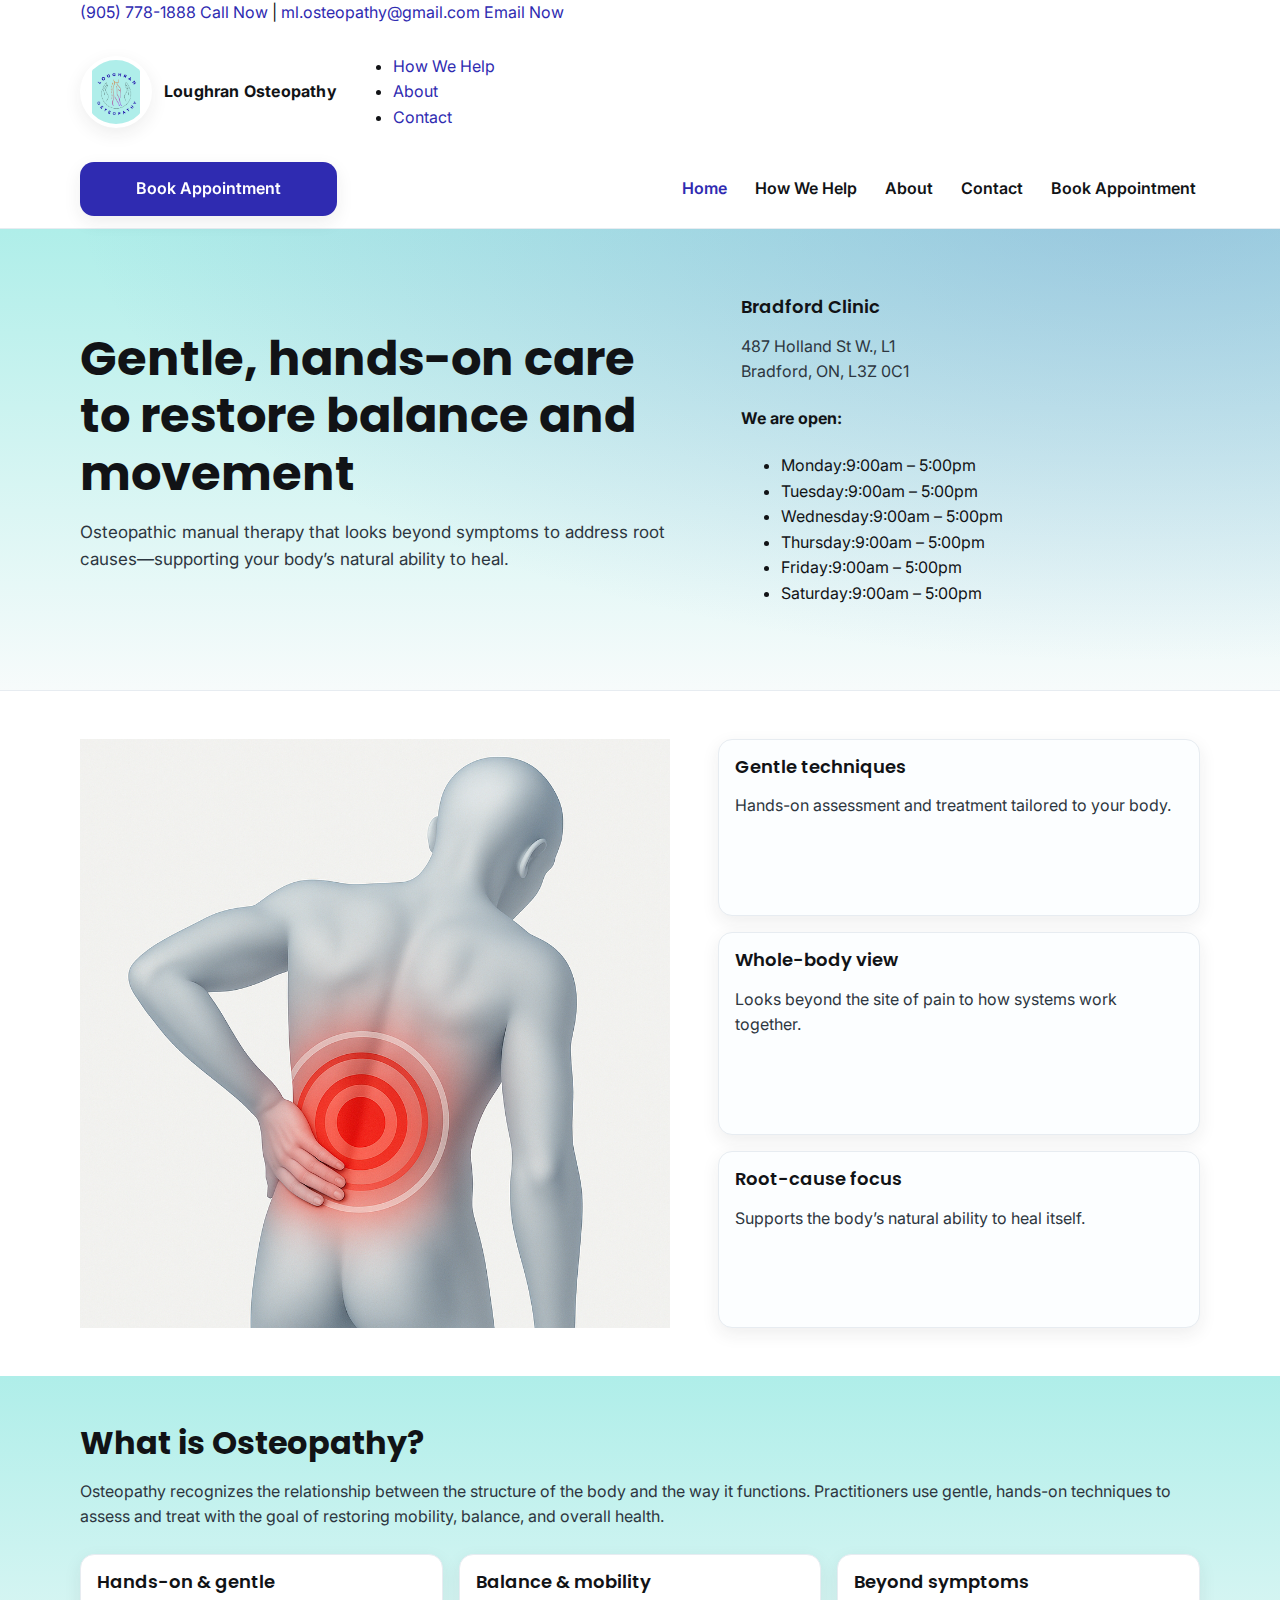
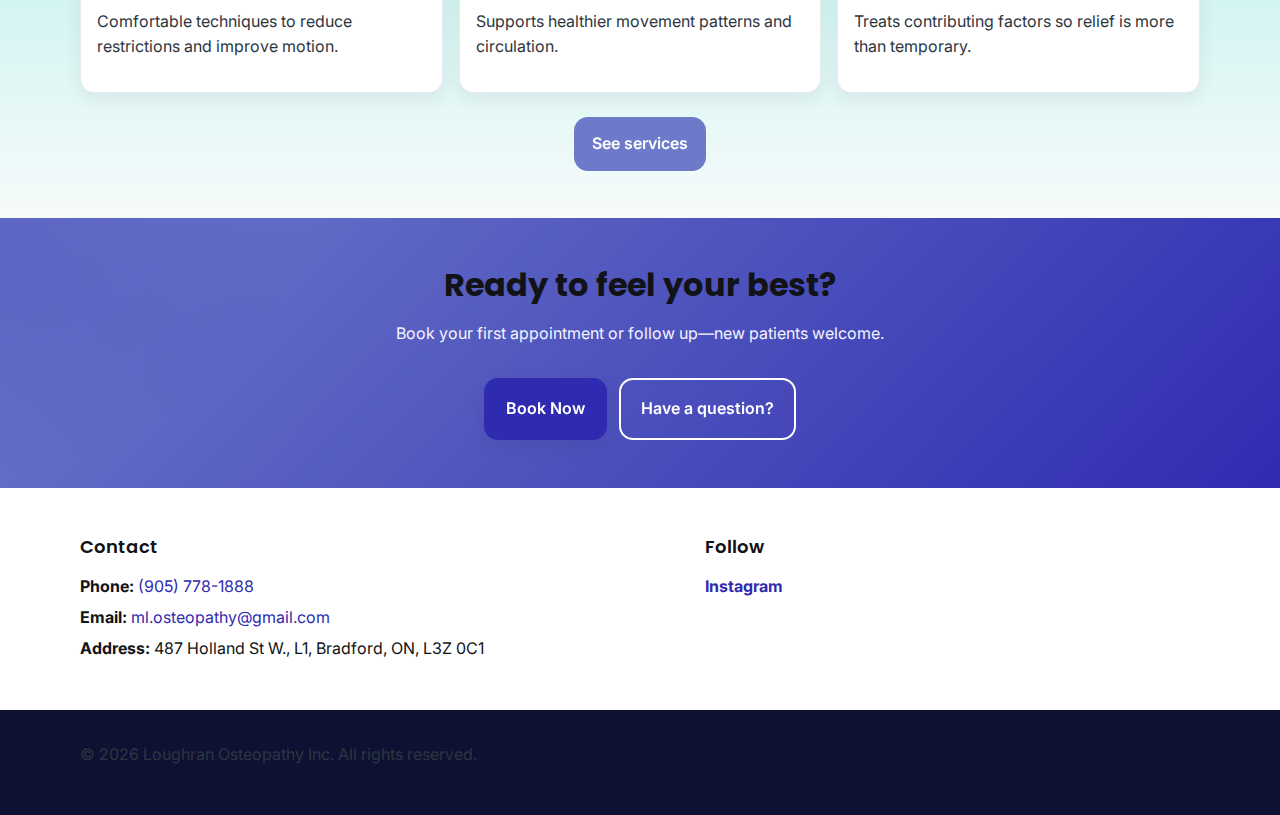
<file: index.html>
<!DOCTYPE html>
<html lang="en">
<head>
  <meta charset="utf-8" />
  <meta name="viewport" content="width=device-width, initial-scale=1" />
  <title>Loughran Osteopathy | Osteopathic Manual Therapy in Bradford, ON</title>
  <meta name="description" content="Loughran Osteopathy provides gentle, hands-on osteopathic manual therapy in Bradford, Ontario. Book with Maria-Laura Loughran, OSTCAN certified." />

  <!-- Fonts -->
  <link rel="preconnect" href="https://fonts.gstatic.com" crossorigin>
  <link href="https://fonts.googleapis.com/css2?family=Poppins:wght@300;400;600;700&family=Inter:wght@300;400;600&display=swap" rel="stylesheet">

  <!-- Styles -->
  <link rel="stylesheet" href="style.css" />

  <!-- Favicon -->
  <link rel="icon" href="Images/favicon-circle.png" />
</head>
<body class="home">
  <a class="skip-link" href="#main">Skip to content</a>

  <!-- Header / Navigation -->
  <header class="site-header">
    <div class="topbar">
      <div class="container topbar-inner">
        <a class="topbar-link" href="tel:+19057781888">
          <span class="topbar-full">(905) 778-1888</span>
          <span class="topbar-short">Call Now</span>
        </a>
        <span class="topbar-sep" aria-hidden="true">|</span>
        <a class="topbar-link" href="mailto:ml.osteopathy@gmail.com">
          <span class="topbar-full">ml.osteopathy@gmail.com</span>
          <span class="topbar-short">Email Now</span>
        </a>
      </div>
    </div>
    <div class="container header-inner">
      <a class="brand" href="index.html" aria-label="Loughran Osteopathy home">
        <img src="Images/Logo.png" alt="Loughran Osteopathy logo" class="brand-logo" />
        <span class="brand-text">Loughran Osteopathy</span>
      </a>

      <nav class="site-nav-inline" role="navigation" aria-label="Main navigation">
        <ul>
          <li><a href="services.html">How We Help</a></li>
          <li><a href="about.html">About</a></li>
          <li><a href="contact.html">Contact</a></li>
        </ul>
      </nav>

      <a class="btn btn-primary btn-book" href="booking.html">Book Appointment</a>

      <button id="menuToggle" class="nav-toggle" aria-expanded="false" aria-controls="siteNav" aria-label="Toggle navigation">
        <span class="bar"></span><span class="bar"></span><span class="bar"></span>
      </button>

      <nav id="siteNav" class="site-nav" role="navigation" aria-label="Mobile navigation">
        <ul>
          <li><a href="index.html" aria-current="page">Home</a></li>
          <li><a href="services.html">How We Help</a></li>
          <li><a href="about.html">About</a></li>
          <li><a href="contact.html">Contact</a></li>
          <li><a href="booking.html">Book Appointment</a></li>
        </ul>
      </nav>
    </div>
  </header>

  <main id="main">
    <!-- Hero -->
    <section class="hero">
      <div class="container hero-grid">
        <!-- LEFT: existing copy -->
        <div class="hero-copy">
          <h1>Gentle, hands-on care to restore balance and movement</h1>
          <p>Osteopathic manual therapy that looks beyond symptoms to address root causes—supporting your body’s natural ability to heal.</p>
        </div>

        <!-- RIGHT: single Bradford panel -->
        <aside class="info-card info-right">
          <h3 class="info-title">Bradford Clinic</h3>
          <p class="info-address">
            487 Holland St W., L1<br>
            Bradford, ON, L3Z 0C1
          </p>
          <h4 class="info-sub">We are open:</h4>
          <ul class="info-hours">
            <li><span class="day">Monday:</span><span class="time">9:00am – 5:00pm</span></li>
            <li><span class="day">Tuesday:</span><span class="time">9:00am – 5:00pm</span></li>
            <li><span class="day">Wednesday:</span><span class="time">9:00am – 5:00pm</span></li>
            <li><span class="day">Thursday:</span><span class="time">9:00am – 5:00pm</span></li>
            <li><span class="day">Friday:</span><span class="time">9:00am – 5:00pm</span></li>
            <li><span class="day">Saturday:</span><span class="time">9:00am – 5:00pm</span></li>
          </ul>
        </aside>
      </div>
    </section>

    <!-- About Preview -->
    <section class="about-preview" id="about">
      <div class="container split">
        <div class="about-image">
          <img src="Images/Backpain.png" alt="Back pain relief assessment and treatment" />
        </div>

        <ul class="list-cards">
          <li>
            <h3>Gentle techniques</h3>
            <p>Hands-on assessment and treatment tailored to your body.</p>
          </li>
          <li>
            <h3>Whole-body view</h3>
            <p>Looks beyond the site of pain to how systems work together.</p>
          </li>
          <li>
            <h3>Root-cause focus</h3>
            <p>Supports the body’s natural ability to heal itself.</p>
          </li>
        </ul>
      </div>
    </section>

    <!-- What is Osteopathy -->
    <section class="what-is" id="services">
      <div class="container">
        <h2>What is Osteopathy?</h2>
        <p>Osteopathy recognizes the relationship between the structure of the body and the way it functions. Practitioners use gentle, hands-on techniques to assess and treat with the goal of restoring mobility, balance, and overall health.</p>
        <div class="feature-grid">
          <article class="feature">
            <h3>Hands-on &amp; gentle</h3>
            <p>Comfortable techniques to reduce restrictions and improve motion.</p>
          </article>
          <article class="feature">
            <h3>Balance &amp; mobility</h3>
            <p>Supports healthier movement patterns and circulation.</p>
          </article>
          <article class="feature">
            <h3>Beyond symptoms</h3>
            <p>Treats contributing factors so relief is more than temporary.</p>
          </article>
        </div>
        <div class="center">
          <a href="services.html" class="btn btn-secondary">See services</a>
        </div>
      </div>
    </section>

    <!-- Callout / CTA -->
    <section class="cta-banner" id="booking">
      <div class="container cta-inner">
        <h2>Ready to feel your best?</h2>
        <p>Book your first appointment or follow up—new patients welcome.</p>
        <div class="cta-actions">
          <a href="booking.html" class="btn btn-primary btn-lg">Book Now</a>
          <a href="contact.html" class="btn btn-outline btn-lg">Have a question?</a>
        </div>
      </div>
    </section>

    <!-- Contact Strip -->
    <section class="contact-strip" id="contact">
      <div class="container contact-grid">
        <div>
          <h3>Contact</h3>
          <ul class="contact-list">
            <li><strong>Phone:</strong> <a href="tel:+19057781888">(905) 778-1888</a></li>
            <li><strong>Email:</strong> <a href="mailto:ml.osteopathy@gmail.com">ml.osteopathy@gmail.com</a></li>
            <li><strong>Address:</strong> 487 Holland St W., L1, Bradford, ON, L3Z 0C1</li>
          </ul>
        </div>
        <div>
          <h3>Follow</h3>
          <p>
            <a class="social" href="https://www.instagram.com/loughran.osteopathy" target="_blank" rel="noopener">Instagram</a>
          </p>
        </div>
      </div>
    </section>
  </main>

  <footer class="site-footer">
  <div class="container footer-inner">
    <p>&copy; 2026 Loughran Osteopathy Inc. All rights reserved.</p>
  </div>
</footer>

  <!-- LocalBusiness structured data -->
  <script type="application/ld+json">
  {
    "@context": "https://schema.org",
    "@type": "LocalBusiness",
    "name": "Loughran Osteopathy",
    "image": "https://example.com/Images/Logo.png",
    "telephone": "+1-905-778-1888",
    "email": "ml.osteopathy@gmail.com",
    "address": {
      "@type": "PostalAddress",
      "streetAddress": "487 Holland St W., L1",
      "addressLocality": "Bradford",
      "addressRegion": "ON",
      "postalCode": "L3Z 0C1",
      "addressCountry": "CA"
    },
    "sameAs": ["https://www.instagram.com/loughran.osteopathy"]
  }
  </script>

  <!-- Scripts -->
  <script src="script.js" defer></script>
</body>
</html>
</file>
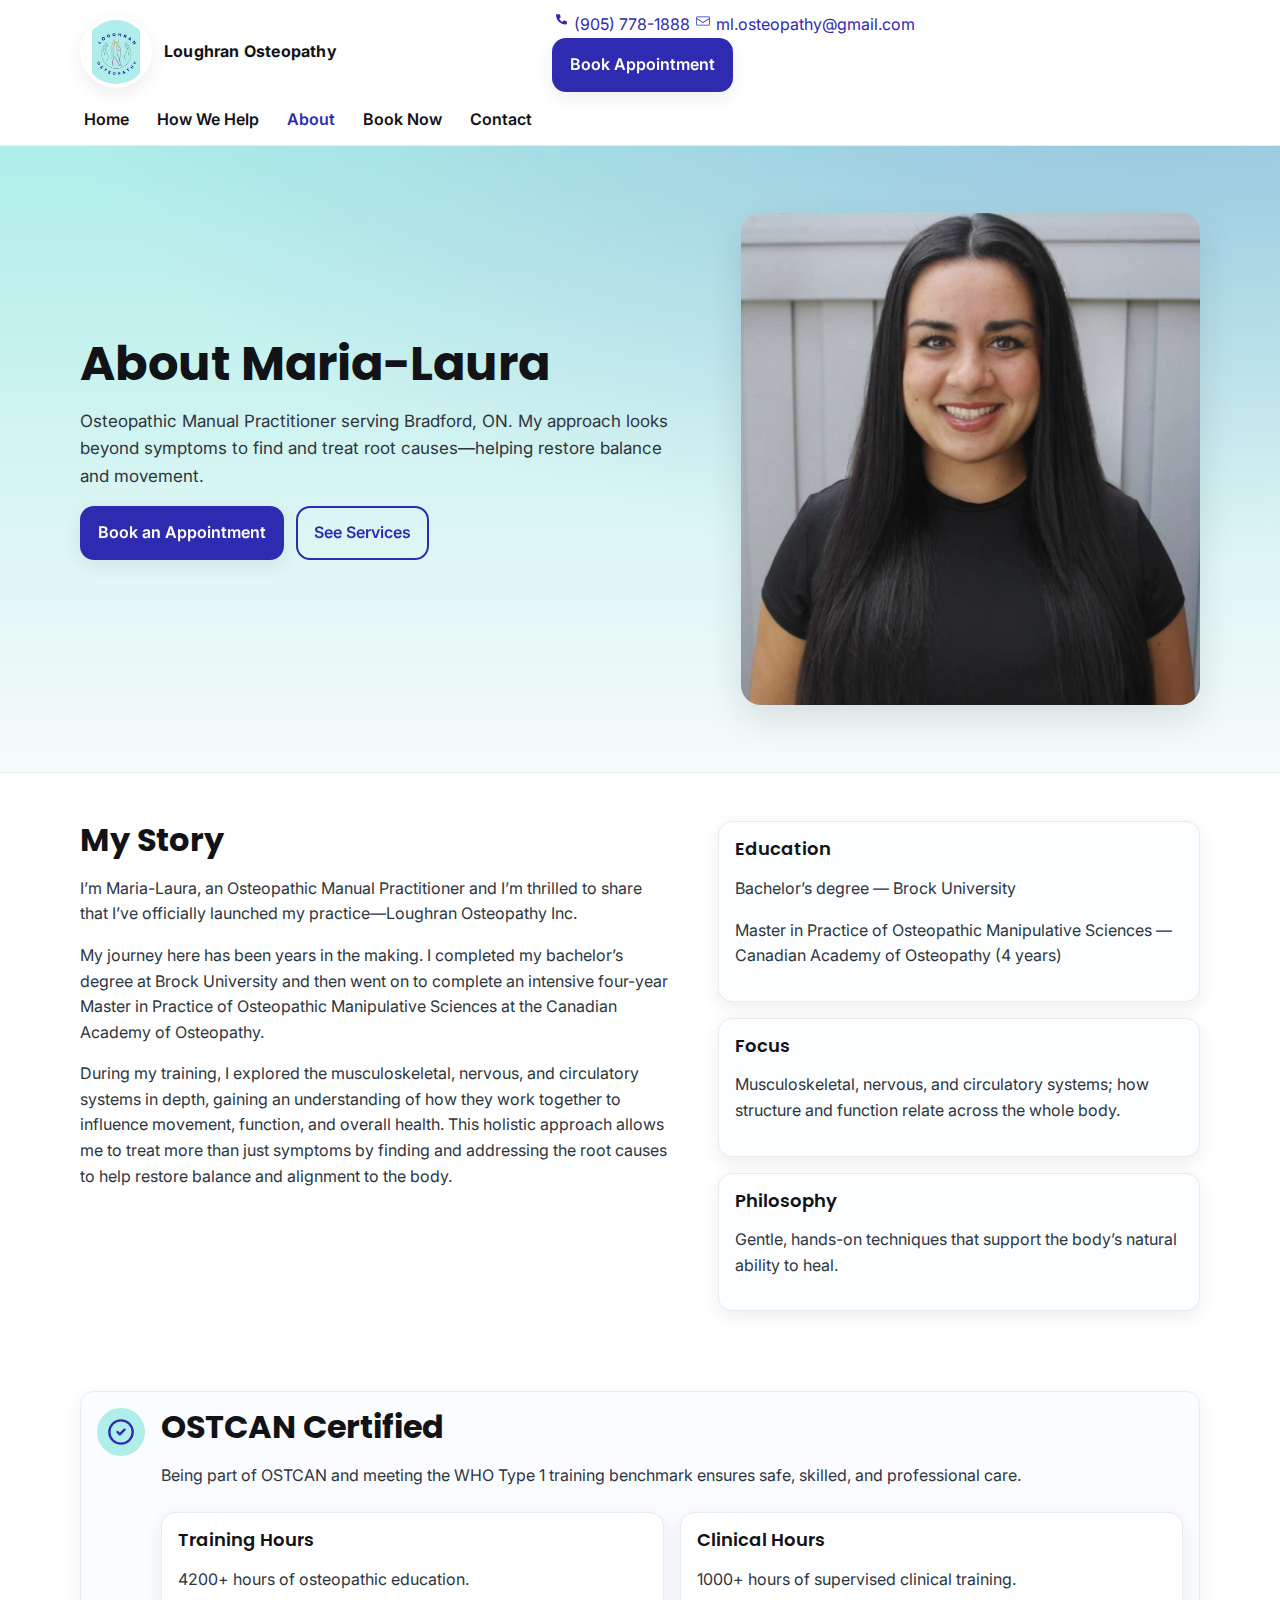
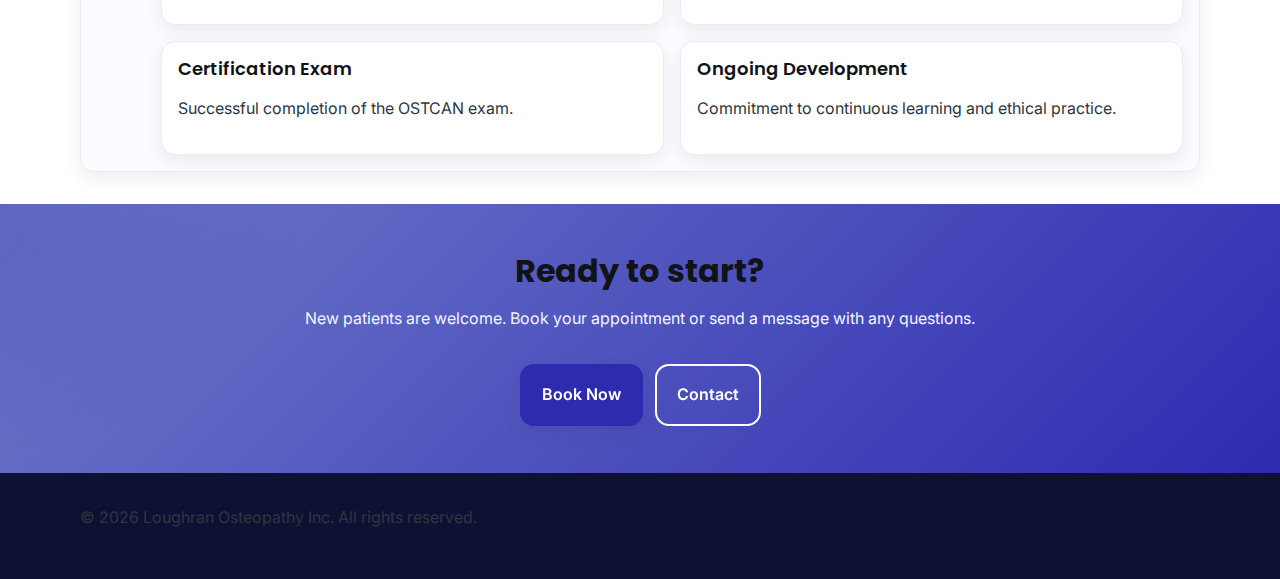
<file: about.html>
<!DOCTYPE html>
<html lang="en">
<head>
  <meta charset="utf-8" />
  <meta name="viewport" content="width=device-width, initial-scale=1" />
  <title>About | Loughran Osteopathy</title>
  <meta name="description" content="Learn about Maria-Laura Loughran, an OSTCAN certified Osteopathic Manual Practitioner serving Bradford, ON." />

  <!-- Fonts -->
  <link rel="preconnect" href="https://fonts.gstatic.com" crossorigin>
  <link href="https://fonts.googleapis.com/css2?family=Poppins:wght@300;400;600;700&family=Inter:wght@300;400;600&display=swap" rel="stylesheet">

  <!-- Styles -->
  <link rel="stylesheet" href="style.css" />

  <!-- Favicon -->
  <link rel="icon" href="Images/Logo.png" />
</head>
<body>
  <a class="skip-link" href="#main">Skip to content</a>

  <!-- Header / Navigation -->
  <header class="site-header">
    <div class="container header-inner">

      <!-- 1) LEFT: brand -->
      <a class="brand" href="index.html" aria-label="Loughran Osteopathy home">
        <img src="Images/Logo.png" alt="Loughran Osteopathy logo" class="brand-logo" />
        <span class="brand-text">Loughran Osteopathy</span>
      </a>

      <!-- quickbar: contact info + booking button -->
      <div class="quickbar" role="group" aria-label="Quick actions">
        <div class="contact-stack">
          <a class="contact-line" href="tel:+19057781888">
            <span class="contact-icon" aria-hidden="true"><svg viewBox="0 0 24 24" width="18" height="18" role="img" focusable="false" aria-hidden="true"><path d="M6.6 3.5c.3-.3.7-.5 1.1-.5h2.1c.5 0 .9.3 1 .8l.7 3c.1.4 0 .8-.4 1l-1.5 1.1c1 1.9 2.5 3.4 4.4 4.4l1.1-1.5c.2-.3.6-.5 1-.4l3 .7c.5.1.8.5.8 1v2.1c0 .4-.2.8-.5 1.1-.3.3-.7.5-1.1.5-7.2 0-13-5.8-13-13 0-.4.2-.8.5-1.1z" fill="currentColor"></path></svg></span>
            (905) 778-1888
          </a>
          <a class="contact-line" href="mailto:ml.osteopathy@gmail.com">
            <span class="contact-icon" aria-hidden="true"><svg viewBox="0 0 24 24" width="18" height="18" role="img" focusable="false" aria-hidden="true"><path d="M4 6h16c.6 0 1 .4 1 1v10c0 .6-.4 1-1 1H4c-.6 0-1-.4-1-1V7c0-.6.4-1 1-1zm0 2.2 8 5 8-5V7H4v1.2zm16 8.8V9.7l-7.5 4.7c-.3.2-.7.2-1 0L4 9.7V17h16z" fill="currentColor"></path></svg></span>
            ml.osteopathy@gmail.com
          </a>
        </div>
        <a class="btn btn-primary btn-book" href="booking.html">Book Appointment</a>
      </div>

      <!-- 4) FAR RIGHT: hamburger -->
      <button id="menuToggle" class="nav-toggle" aria-expanded="false" aria-controls="siteNav" aria-label="Toggle navigation">
        <span class="bar"></span><span class="bar"></span><span class="bar"></span>
      </button>

      <!-- Drawer menu -->
      <nav id="siteNav" class="site-nav" role="navigation">
        <ul>
          <li><a href="index.html">Home</a></li>
          <li><a href="services.html">How We Help</a></li>
          <li><a href="about.html" aria-current="page">About</a></li>
          <li><a href="booking.html">Book Now</a></li>
          <li><a href="contact.html">Contact</a></li>
        </ul>
      </nav>
    </div>
  </header>

  <main id="main">
    <!-- Page Hero -->
    <section class="hero">
      <div class="container hero-grid">
        <div class="hero-copy">
          <h1>About Maria-Laura</h1>
          <p>Osteopathic Manual Practitioner serving Bradford, ON. My approach looks beyond symptoms to find and treat root causes—helping restore balance and movement.</p>
          <div class="hero-ctas">
            <a href="booking.html" class="btn btn-primary">Book an Appointment</a>
            <a href="services.html" class="btn btn-outline">See Services</a>
          </div>
        </div>
        <div class="hero-media">
          <img src="Images/Profile.jpg" alt="Maria-Laura Loughran, Osteopathic Manual Practitioner" class="hero-photo" />
        </div>
      </div>
    </section>

    <!-- Biography -->
    <section class="about-preview">
      <div class="container split">
        <div>
          <h2>My Story</h2>
          <p>I’m Maria-Laura, an Osteopathic Manual Practitioner and I’m thrilled to share that I’ve officially launched my practice—Loughran Osteopathy Inc.</p>
          <p>My journey here has been years in the making. I completed my bachelor’s degree at Brock University and then went on to complete an intensive four-year Master in Practice of Osteopathic Manipulative Sciences at the Canadian Academy of Osteopathy.</p>
          <p>During my training, I explored the musculoskeletal, nervous, and circulatory systems in depth, gaining an understanding of how they work together to influence movement, function, and overall health. This holistic approach allows me to treat more than just symptoms by finding and addressing the root causes to help restore balance and alignment to the body.</p>
        </div>

        <ul class="list-cards">
          <li>
            <h3>Education</h3>
            <p>Bachelor’s degree — Brock University</p>
            <p>Master in Practice of Osteopathic Manipulative Sciences — Canadian Academy of Osteopathy (4 years)</p>
          </li>
          <li>
            <h3>Focus</h3>
            <p>Musculoskeletal, nervous, and circulatory systems; how structure and function relate across the whole body.</p>
          </li>
          <li>
            <h3>Philosophy</h3>
            <p>Gentle, hands-on techniques that support the body’s natural ability to heal.</p>
          </li>
        </ul>
      </div>
    </section>

    <!-- OSTCAN Certification -->
    <section class="trust">
      <div class="container">
        <div class="trust-badge">
          <div class="icon-circle" aria-hidden="true">
            <svg viewBox="0 0 24 24" width="28" height="28" role="img" aria-label="Certified">
              <path d="M9 12l2 2 4-4" fill="none" stroke="currentColor" stroke-width="2" stroke-linecap="round" stroke-linejoin="round"></path>
              <circle cx="12" cy="12" r="10" fill="none" stroke="currentColor" stroke-width="2"></circle>
            </svg>
          </div>
          <div>
            <h2>OSTCAN Certified</h2>
            <p>Being part of OSTCAN and meeting the WHO Type 1 training benchmark ensures safe, skilled, and professional care.</p>
            <div class="feature-grid" style="grid-template-columns: repeat(2, 1fr);">
              <article class="feature">
                <h3>Training Hours</h3>
                <p>4200+ hours of osteopathic education.</p>
              </article>
              <article class="feature">
                <h3>Clinical Hours</h3>
                <p>1000+ hours of supervised clinical training.</p>
              </article>
              <article class="feature">
                <h3>Certification Exam</h3>
                <p>Successful completion of the OSTCAN exam.</p>
              </article>
              <article class="feature">
                <h3>Ongoing Development</h3>
                <p>Commitment to continuous learning and ethical practice.</p>
              </article>
            </div>
          </div>
        </div>
      </div>
    </section>
    <!-- CTA -->
    <section class="cta-banner">
      <div class="container cta-inner">
        <h2>Ready to start?</h2>
        <p>New patients are welcome. Book your appointment or send a message with any questions.</p>
        <div class="cta-actions">
          <a href="booking.html" class="btn btn-primary btn-lg">Book Now</a>
          <a href="contact.html" class="btn btn-outline btn-lg">Contact</a>
        </div>
      </div>
    </section>
  </main>

  <footer class="site-footer">
  <div class="container footer-inner">
    <p>&copy; 2026 Loughran Osteopathy Inc. All rights reserved.</p>
  </div>
</footer>

  <!-- Optional: Person structured data -->
  <script type="application/ld+json">
  {
    "@context":"https://schema.org",
    "@type":"Person",
    "name":"Maria-Laura Loughran",
    "jobTitle":"Osteopathic Manual Practitioner",
    "worksFor":{
      "@type":"LocalBusiness",
      "name":"Loughran Osteopathy",
      "address":{
        "@type":"PostalAddress",
        "streetAddress":"487 Holland St W., L1",
        "addressLocality":"Bradford",
        "addressRegion":"ON",
        "postalCode":"L3Z 0C1",
        "addressCountry":"CA"
      },
      "telephone":"+1-905-778-1888",
      "email":"ml.osteopathy@gmail.com",
      "sameAs":["https://www.instagram.com/loughran.osteopathy"]
    },
    "image":"Images/Profile.jpg"
  }
  </script>

  <script src="script.js" defer></script>
  <script>
    // current year in footer
    document.getElementById('year').textContent = new Date().getFullYear();
  </script>
</body>
</html>
</file>
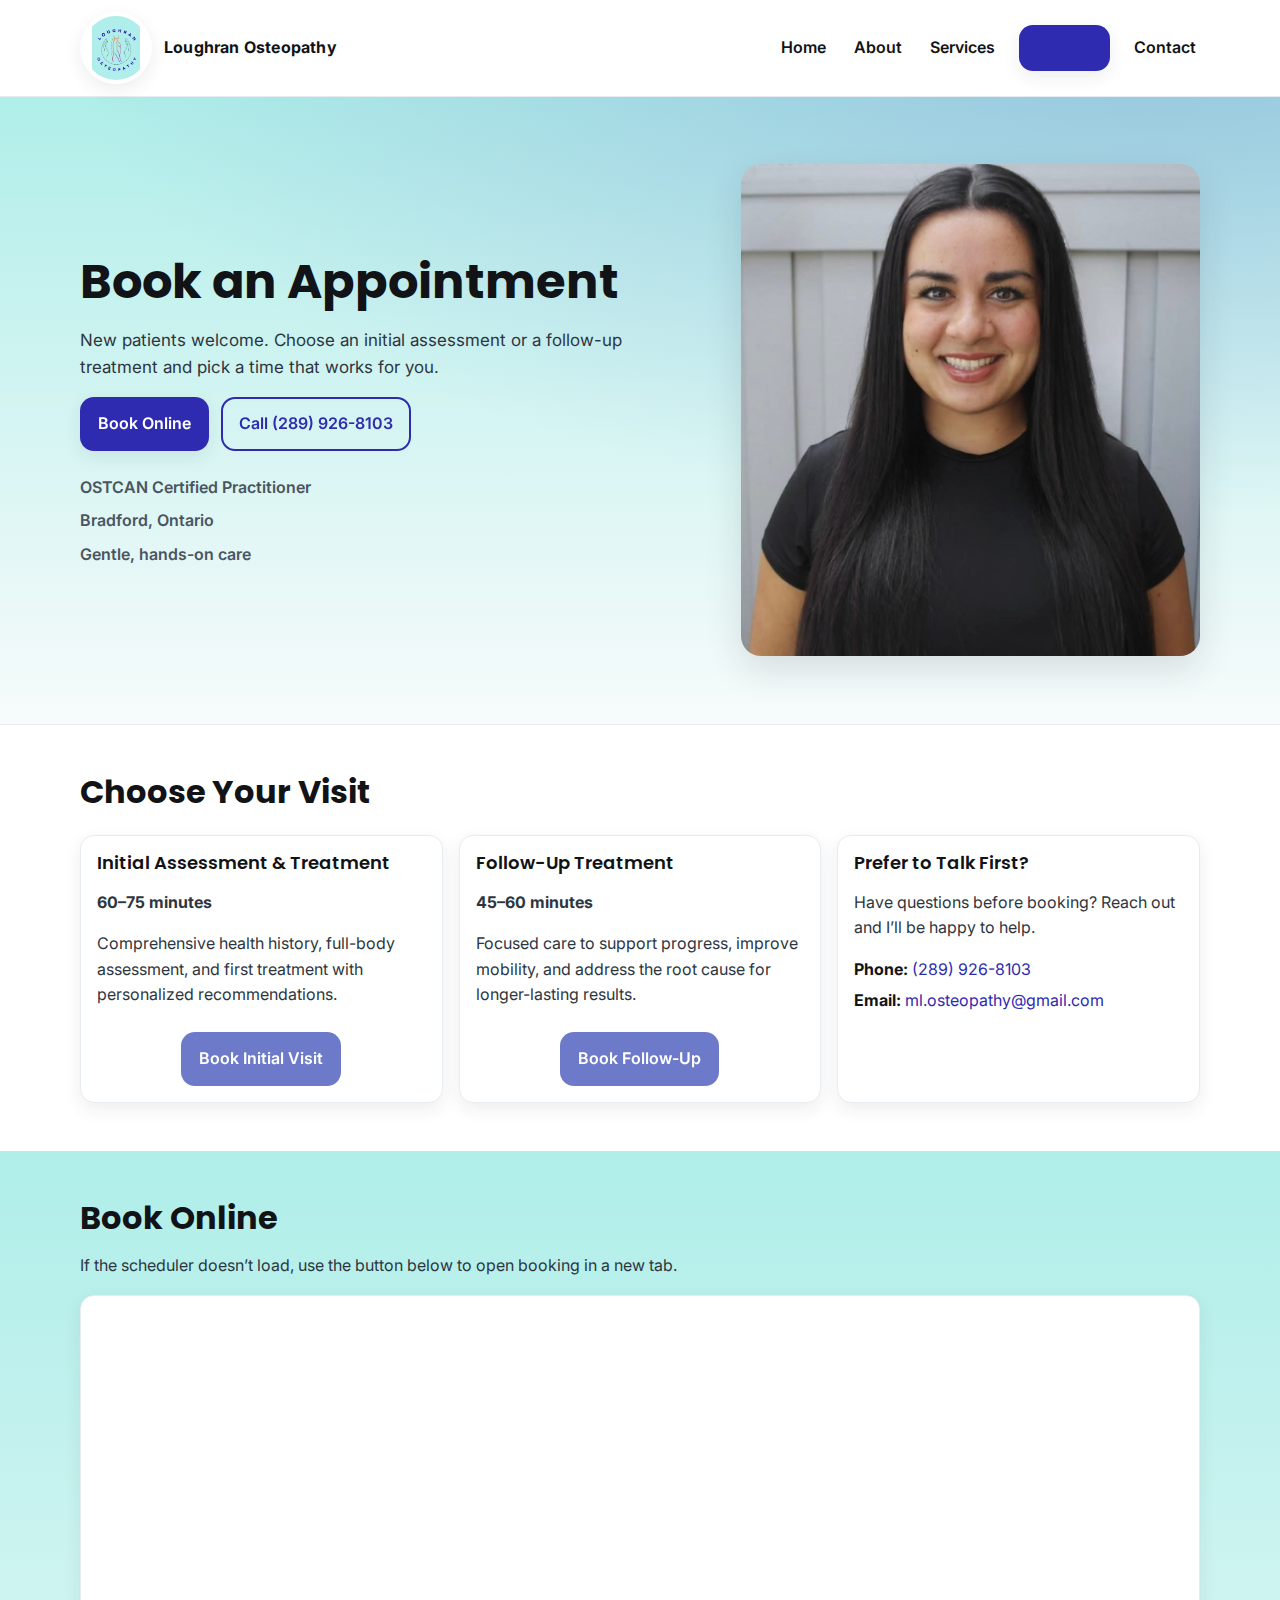
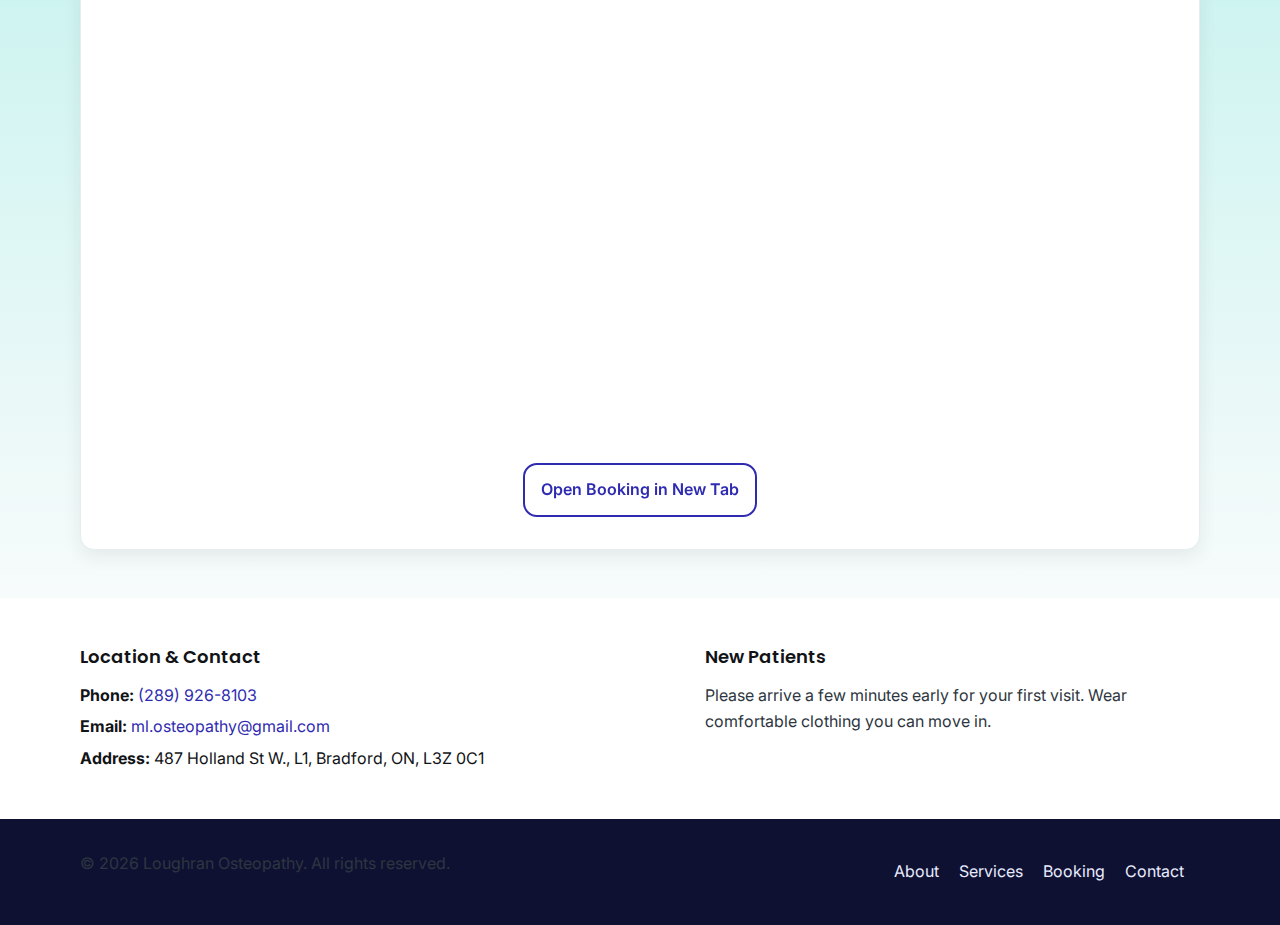
<file: booking.html>
<!DOCTYPE html>
<html lang="en">
<head>
  <meta charset="utf-8" />
  <meta name="viewport" content="width=device-width, initial-scale=1" />
  <title>Book an Appointment | Loughran Osteopathy</title>
  <meta name="description" content="Book an appointment with Loughran Osteopathy in Bradford, ON. New patients welcome for initial assessments and follow-up treatments." />

  <!-- Fonts -->
  <link rel="preconnect" href="https://fonts.gstatic.com" crossorigin>
  <link href="https://fonts.googleapis.com/css2?family=Poppins:wght@300;400;600;700&family=Inter:wght@300;400;600&display=swap" rel="stylesheet">

  <!-- Styles (same folder) -->
  <link rel="stylesheet" href="style.css" />

  <!-- Favicon -->
  <link rel="icon" href="Images/Logo.png" />
</head>
<body>
  <a class="skip-link" href="#main">Skip to content</a>

  <!-- Header / Navigation -->
  <header class="site-header">
    <div class="container header-inner">
      <a class="brand" href="index.html" aria-label="Loughran Osteopathy home">
        <img src="Images/Logo.png" alt="Loughran Osteopathy logo" class="brand-logo" />
        <span class="brand-text">Loughran Osteopathy</span>
      </a>

      <button id="menuToggle" class="nav-toggle" aria-expanded="false" aria-controls="siteNav" aria-label="Toggle navigation">
        <span class="bar"></span><span class="bar"></span><span class="bar"></span>
      </button>

      <nav id="siteNav" class="site-nav" role="navigation">
        <ul>
          <li><a href="index.html">Home</a></li>
          <li><a href="about.html">About</a></li>
          <li><a href="services.html">Services</a></li>
          <li><a href="booking.html" class="btn btn-primary" aria-current="page">Book Now</a></li>
          <li><a href="contact.html">Contact</a></li>
        </ul>
      </nav>
    </div>
  </header>

  <main id="main">
    <!-- Page Hero -->
    <section class="hero">
      <div class="container hero-grid">
        <div class="hero-copy">
          <h1>Book an Appointment</h1>
          <p>New patients welcome. Choose an initial assessment or a follow-up treatment and pick a time that works for you.</p>
          <div class="hero-ctas">
            <a href="#scheduler" class="btn btn-primary">Book Online</a>
            <a href="tel:+12899268103" class="btn btn-outline">Call (289) 926-8103</a>
          </div>
          <ul class="hero-highlights">
            <li>OSTCAN Certified Practitioner</li>
            <li>Bradford, Ontario</li>
            <li>Gentle, hands-on care</li>
          </ul>
        </div>
        <div class="hero-media">
          <img src="Images/Profile.jpg" alt="Booking with Loughran Osteopathy" class="hero-photo" />
        </div>
      </div>
    </section>

    <!-- Booking Options -->
    <section class="about-preview" id="options">
      <div class="container">
        <h2>Choose Your Visit</h2>
        <div class="feature-grid">
          <article class="feature">
            <h3>Initial Assessment &amp; Treatment</h3>
            <p><strong>60–75 minutes</strong></p>
            <p>Comprehensive health history, full-body assessment, and first treatment with personalized recommendations.</p>
            <div class="center">
              <a href="#scheduler" class="btn btn-secondary">Book Initial Visit</a>
            </div>
          </article>

          <article class="feature">
            <h3>Follow-Up Treatment</h3>
            <p><strong>45–60 minutes</strong></p>
            <p>Focused care to support progress, improve mobility, and address the root cause for longer-lasting results.</p>
            <div class="center">
              <a href="#scheduler" class="btn btn-secondary">Book Follow-Up</a>
            </div>
          </article>

          <article class="feature">
            <h3>Prefer to Talk First?</h3>
            <p>Have questions before booking? Reach out and I’ll be happy to help.</p>
            <ul class="contact-list">
              <li><strong>Phone:</strong> <a href="tel:+12899268103">(289) 926-8103</a></li>
              <li><strong>Email:</strong> <a href="mailto:ml.osteopathy@gmail.com">ml.osteopathy@gmail.com</a></li>
            </ul>
          </article>
        </div>
      </div>
    </section>

    <!-- Online Scheduler Embed -->
    <section class="what-is" id="scheduler" aria-label="Online booking">
      <div class="container">
        <h2>Book Online</h2>
        <p>If the scheduler doesn’t load, use the button below to open booking in a new tab.</p>
        <div class="feature">
          <!-- Replace the URL below with your scheduler (e.g., Calendly or JaneApp) -->
          <iframe
            title="Loughran Osteopathy Online Booking"
            src="https://calendly.com/YOUR-BOOKING-HANDLE/appointment"
            width="100%"
            height="720"
            frameborder="0"
            loading="lazy"
            referrerpolicy="no-referrer-when-downgrade"
            allowtransparency="true">
          </iframe>

          <p class="center">
            <a class="btn btn-outline" target="_blank" rel="noopener" href="https://calendly.com/YOUR-BOOKING-HANDLE/appointment">Open Booking in New Tab</a>
          </p>
        </div>
      </div>
    </section>

    <!-- Contact Strip -->
    <section class="contact-strip">
      <div class="container contact-grid">
        <div>
          <h3>Location &amp; Contact</h3>
          <ul class="contact-list">
            <li><strong>Phone:</strong> <a href="tel:+12899268103">(289) 926-8103</a></li>
            <li><strong>Email:</strong> <a href="mailto:ml.osteopathy@gmail.com">ml.osteopathy@gmail.com</a></li>
            <li><strong>Address:</strong> 487 Holland St W., L1, Bradford, ON, L3Z 0C1</li>
          </ul>
        </div>
        <div>
          <h3>New Patients</h3>
          <p>Please arrive a few minutes early for your first visit. Wear comfortable clothing you can move in.</p>
        </div>
      </div>
    </section>
  </main>

  <footer class="site-footer">
    <div class="container footer-inner">
      <p>&copy; <span id="year"></span> Loughran Osteopathy. All rights reserved.</p>
      <nav aria-label="Footer">
        <a href="about.html">About</a>
        <a href="services.html">Services</a>
        <a href="booking.html" aria-current="page">Booking</a>
        <a href="contact.html">Contact</a>
      </nav>
    </div>
  </footer>

  <script src="script.js" defer></script>
  <script>
    document.getElementById('year').textContent = new Date().getFullYear();
  </script>
</body>
</html>
</file>
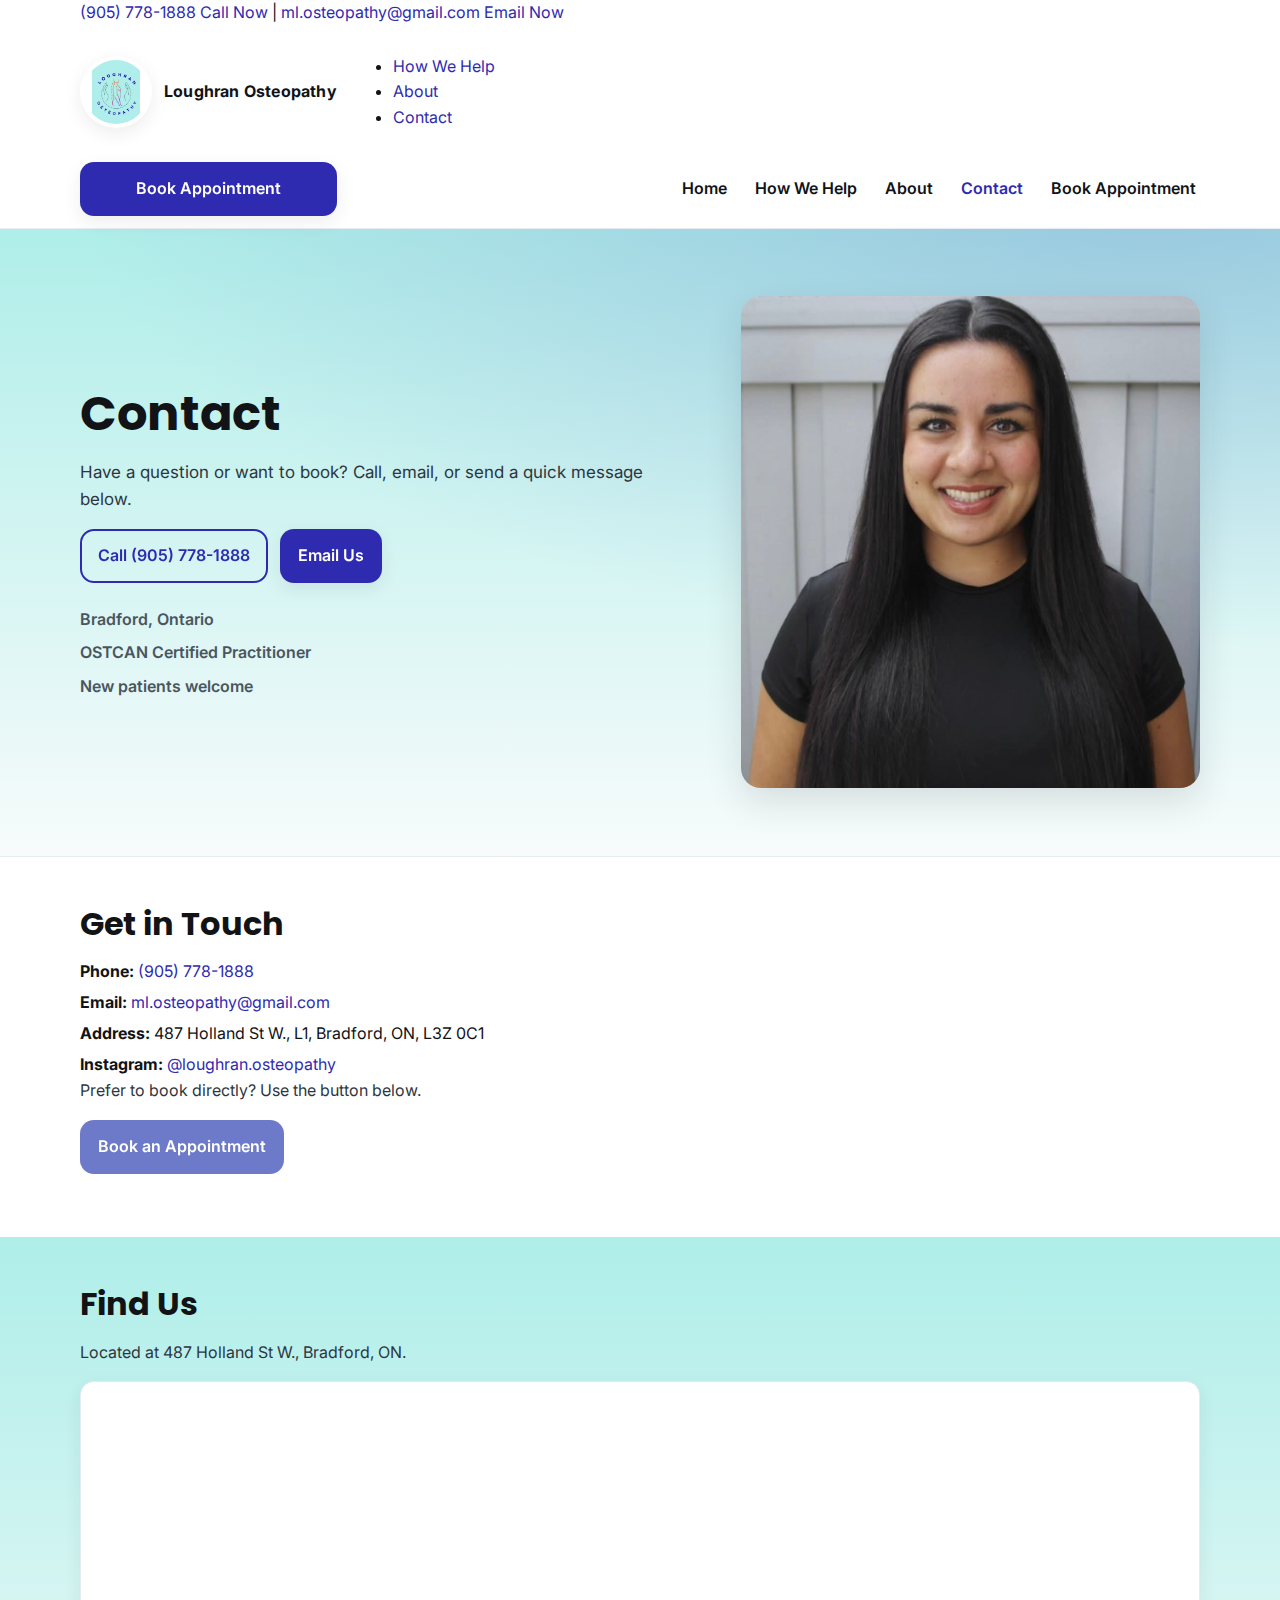
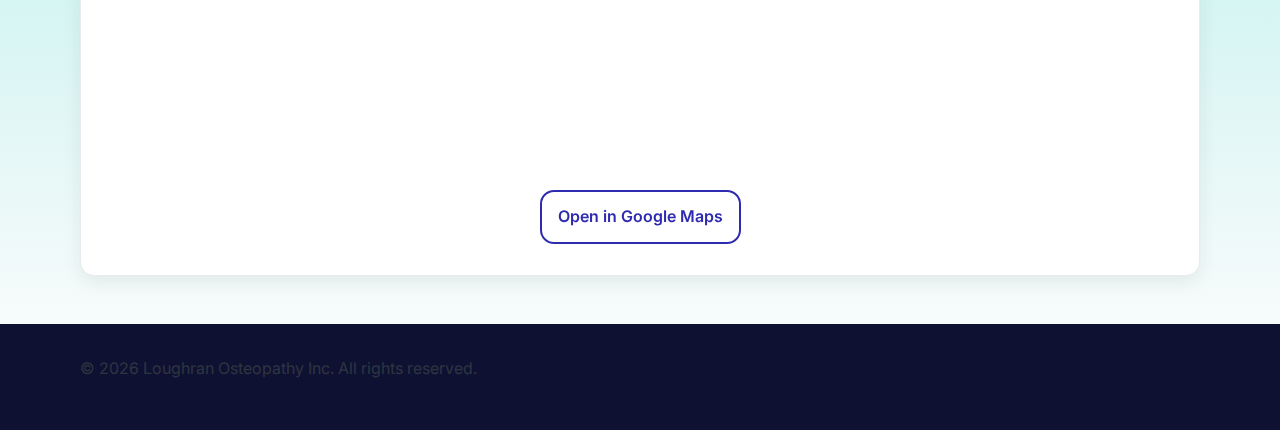
<file: contact.html>
<!DOCTYPE html>
<html lang="en">
<head>
  <meta charset="utf-8" />
  <meta name="viewport" content="width=device-width, initial-scale=1" />
  <title>Contact | Loughran Osteopathy</title>
  <meta name="description" content="Contact Loughran Osteopathy in Bradford, ON. Call, email, or send a message to book an appointment with Maria-Laura Loughran." />

  <!-- Fonts -->
  <link rel="preconnect" href="https://fonts.gstatic.com" crossorigin>
  <link href="https://fonts.googleapis.com/css2?family=Poppins:wght@300;400;600;700&family=Inter:wght@300;400;600&display=swap" rel="stylesheet">

  <!-- Styles (same folder) -->
  <link rel="stylesheet" href="style.css" />

  <!-- Favicon -->
  <link rel="icon" href="Images/favicon-circle.png" />
</head>
<body>
  <a class="skip-link" href="#main">Skip to content</a>

  <!-- Header / Navigation -->
  <header class="site-header">
    <div class="topbar">
      <div class="container topbar-inner">
        <a class="topbar-link" href="tel:+19057781888">
          <span class="topbar-full">(905) 778-1888</span>
          <span class="topbar-short">Call Now</span>
        </a>
        <span class="topbar-sep" aria-hidden="true">|</span>
        <a class="topbar-link" href="mailto:ml.osteopathy@gmail.com">
          <span class="topbar-full">ml.osteopathy@gmail.com</span>
          <span class="topbar-short">Email Now</span>
        </a>
      </div>
    </div>
    <div class="container header-inner">
      <a class="brand" href="index.html" aria-label="Loughran Osteopathy home">
        <img src="Images/Logo.png" alt="Loughran Osteopathy logo" class="brand-logo" />
        <span class="brand-text">Loughran Osteopathy</span>
      </a>

      <nav class="site-nav-inline" role="navigation" aria-label="Main navigation">
        <ul>
          <li><a href="services.html">How We Help</a></li>
          <li><a href="about.html">About</a></li>
          <li><a href="contact.html" aria-current="page">Contact</a></li>
        </ul>
      </nav>

      <a class="btn btn-primary btn-book" href="booking.html">Book Appointment</a>

      <button id="menuToggle" class="nav-toggle" aria-expanded="false" aria-controls="siteNav" aria-label="Toggle navigation">
        <span class="bar"></span><span class="bar"></span><span class="bar"></span>
      </button>

      <nav id="siteNav" class="site-nav" role="navigation" aria-label="Mobile navigation">
        <ul>
          <li><a href="index.html">Home</a></li>
          <li><a href="services.html">How We Help</a></li>
          <li><a href="about.html">About</a></li>
          <li><a href="contact.html" aria-current="page">Contact</a></li>
          <li><a href="booking.html">Book Appointment</a></li>
        </ul>
      </nav>
    </div>
  </header>

  <main id="main">
    <!-- Page Hero -->
    <section class="hero">
      <div class="container hero-grid">
        <div class="hero-copy">
          <h1>Contact</h1>
          <p>Have a question or want to book? Call, email, or send a quick message below.</p>
          <div class="hero-ctas">
            <a href="tel:+19057781888" class="btn btn-outline">Call (905) 778-1888</a>
            <a href="mailto:ml.osteopathy@gmail.com" class="btn btn-primary">Email Us</a>
          </div>
          <ul class="hero-highlights">
            <li>Bradford, Ontario</li>
            <li>OSTCAN Certified Practitioner</li>
            <li>New patients welcome</li>
          </ul>
        </div>
        <div class="hero-media">
          <img src="Images/Profile.jpg" alt="Clinic contact" class="hero-photo" />
        </div>
      </div>
    </section>

    <!-- Contact Details + Form -->
    <section class="contact-strip">
      <div class="container contact-grid">
        <!-- Details -->
        <div>
          <h2>Get in Touch</h2>
          <ul class="contact-list">
            <li><strong>Phone:</strong> <a href="tel:+19057781888">(905) 778-1888</a></li>
            <li><strong>Email:</strong> <a href="mailto:ml.osteopathy@gmail.com">ml.osteopathy@gmail.com</a></li>
            <li><strong>Address:</strong> 487 Holland St W., L1, Bradford, ON, L3Z 0C1</li>
            <li><strong>Instagram:</strong> <a href="https://www.instagram.com/loughran.osteopathy" target="_blank" rel="noopener">@loughran.osteopathy</a></li>
          </ul>
          <p class="mt-0">Prefer to book directly? Use the button below.</p>
          <p><a href="booking.html" class="btn btn-secondary">Book an Appointment</a></p>
        </div>
      </div>
    </section>

    <!-- Map -->
    <section class="what-is" aria-label="Map">
      <div class="container">
        <h2>Find Us</h2>
        <p>Located at 487 Holland St W., Bradford, ON.</p>
        <div class="feature">
          <iframe
            title="Map to Loughran Osteopathy"
            src="https://www.google.com/maps?q=487%20Holland%20St%20W%2C%20Bradford%2C%20ON%20L3Z%200C1&output=embed"
            width="100%" height="360" style="border:0" loading="lazy" referrerpolicy="no-referrer-when-downgrade"></iframe>
          <p class="center"><a class="btn btn-outline" target="_blank" rel="noopener" href="https://www.google.com/maps?q=487+Holland+St+W,+Bradford,+ON+L3Z+0C1">Open in Google&nbsp;Maps</a></p>
        </div>
      </div>
    </section>
  </main>

  <footer class="site-footer">
  <div class="container footer-inner">
    <p>&copy; 2026 Loughran Osteopathy Inc. All rights reserved.</p>
  </div>
</footer>

  <script src="script.js" defer></script>
</body>
</html>
</file>
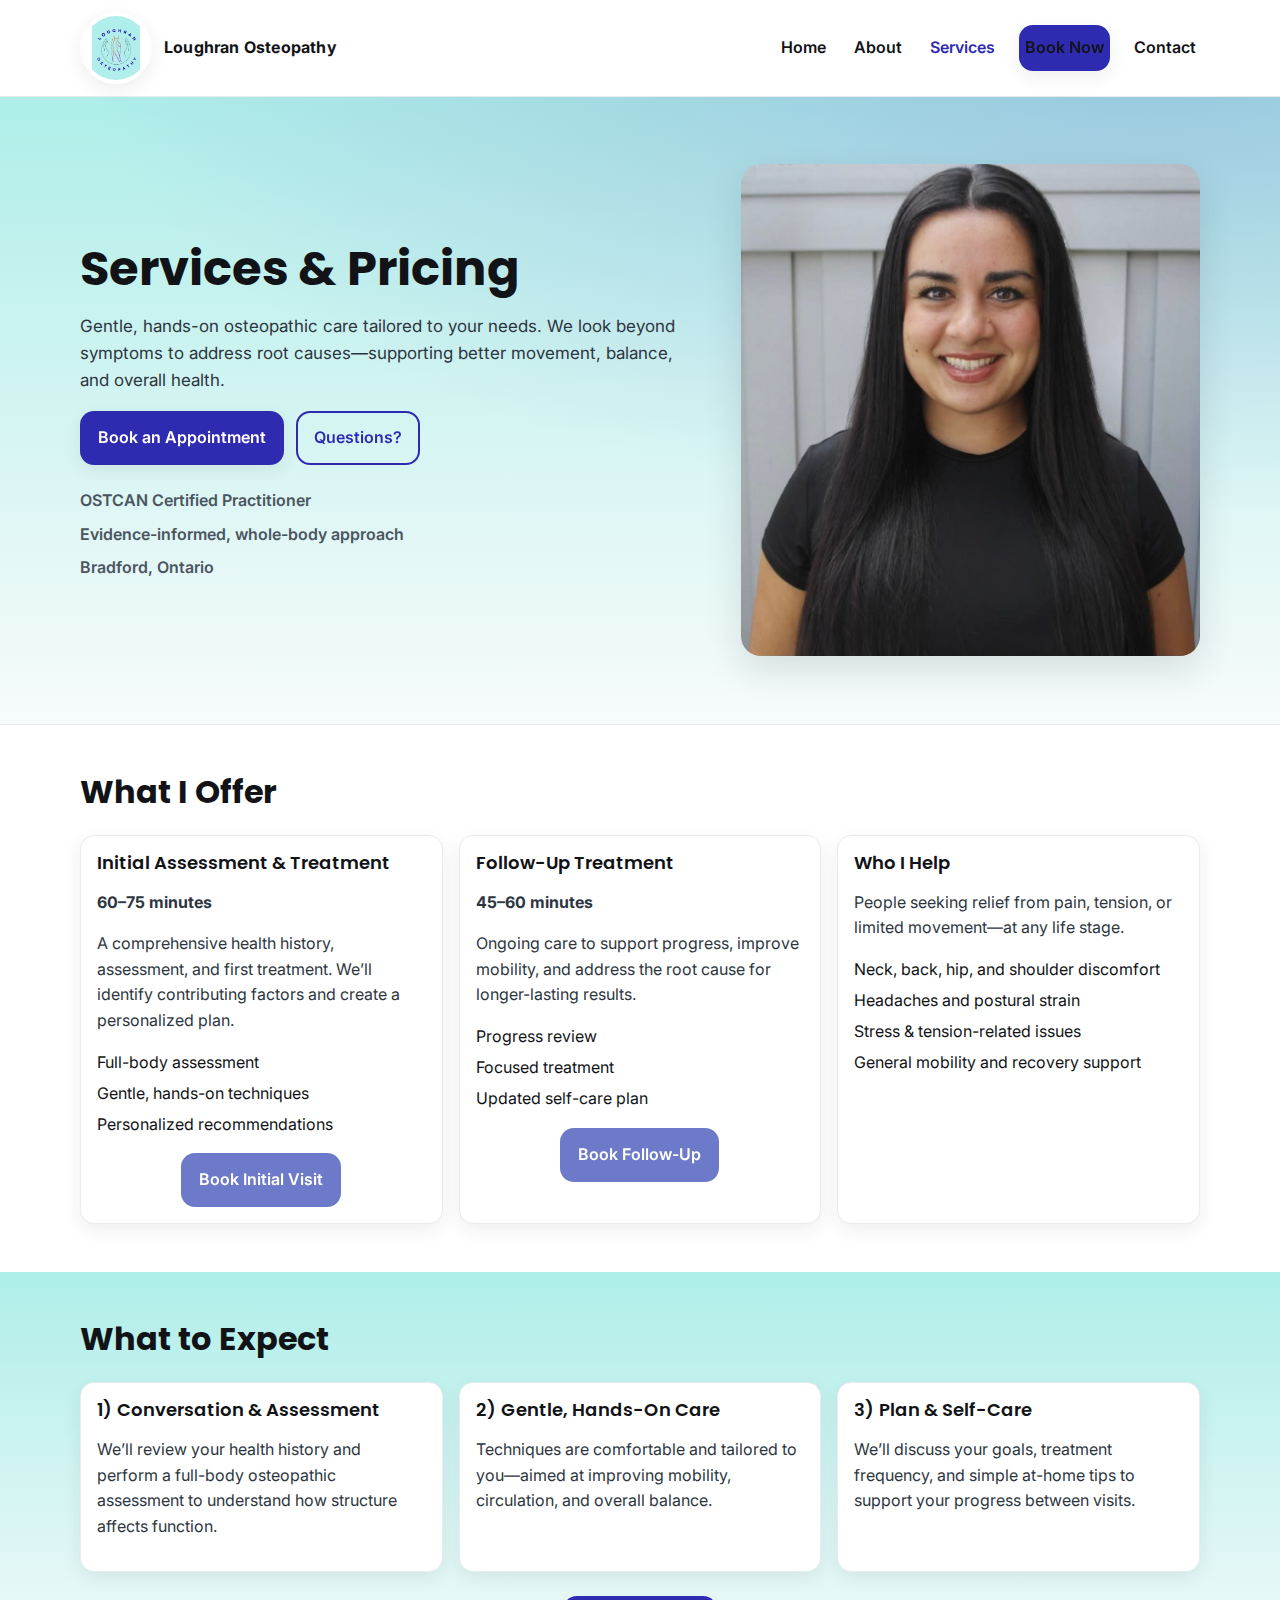
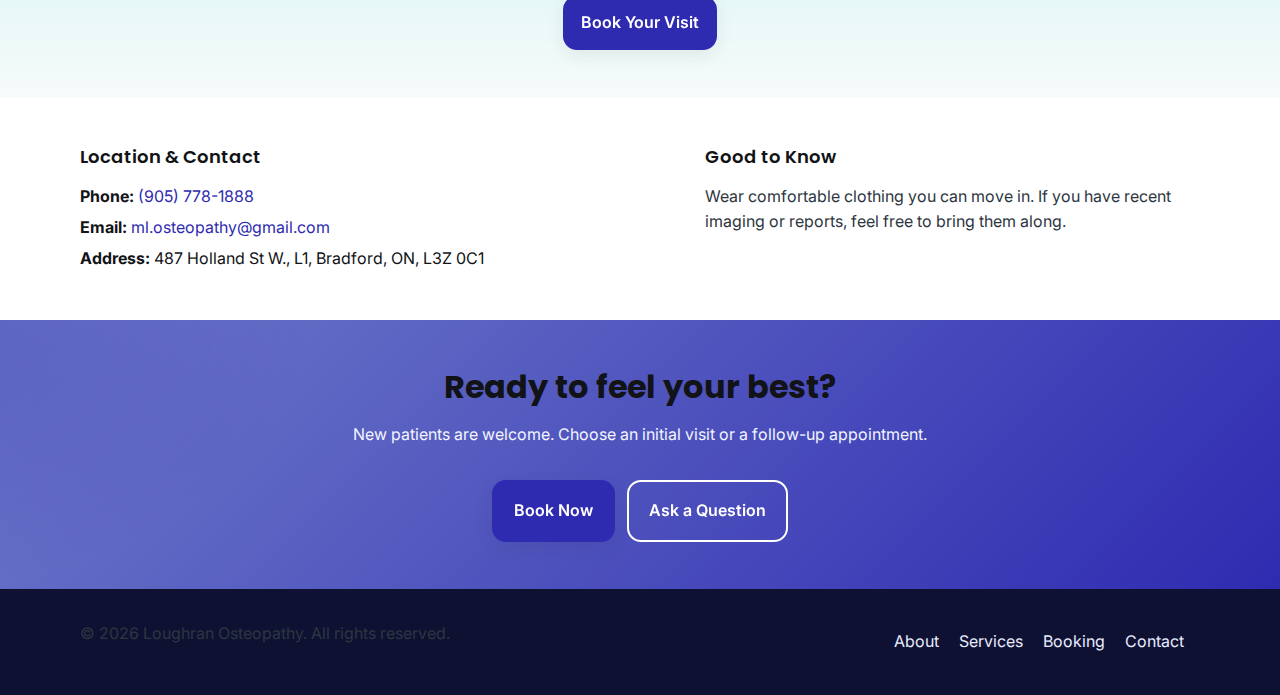
<file: services.html>
<!DOCTYPE html>
<html lang="en">
<head>
  <meta charset="utf-8" />
  <meta name="viewport" content="width=device-width, initial-scale=1" />
  <title>Services & Pricing | Loughran Osteopathy</title>
  <meta name="description" content="Osteopathic manual therapy services in Bradford, ON. Initial assessment and follow-up treatments with an OSTCAN certified practitioner." />

  <!-- Fonts -->
  <link rel="preconnect" href="https://fonts.gstatic.com" crossorigin>
  <link href="https://fonts.googleapis.com/css2?family=Poppins:wght@300;400;600;700&family=Inter:wght@300;400;600&display=swap" rel="stylesheet">

  <!-- Styles (same folder) -->
  <link rel="stylesheet" href="style.css" />

  <!-- Favicon -->
  <link rel="icon" href="Images/Logo.png" />
</head>
<body>
  <a class="skip-link" href="#main">Skip to content</a>

  <!-- Header / Navigation -->
  <header class="site-header">
    <div class="container header-inner">
      <a class="brand" href="index.html" aria-label="Loughran Osteopathy home">
        <img src="Images/Logo.png" alt="Loughran Osteopathy logo" class="brand-logo" />
        <span class="brand-text">Loughran Osteopathy</span>
      </a>

      <button id="menuToggle" class="nav-toggle" aria-expanded="false" aria-controls="siteNav" aria-label="Toggle navigation">
        <span class="bar"></span><span class="bar"></span><span class="bar"></span>
      </button>

      <nav id="siteNav" class="site-nav" role="navigation">
        <ul>
          <li><a href="index.html">Home</a></li>
          <li><a href="about.html">About</a></li>
          <li><a href="services.html" aria-current="page">Services</a></li>
          <li><a href="booking.html" class="btn btn-primary">Book Now</a></li>
          <li><a href="contact.html">Contact</a></li>
        </ul>
      </nav>
    </div>
  </header>
  <main id="main">
    <!-- Page Hero -->
    <section class="hero">
      <div class="container hero-grid">
        <div class="hero-copy">
          <h1>Services &amp; Pricing</h1>
          <p>Gentle, hands-on osteopathic care tailored to your needs. We look beyond symptoms to address root causes—supporting better movement, balance, and overall health.</p>
          <div class="hero-ctas">
            <a href="booking.html" class="btn btn-primary">Book an Appointment</a>
            <a href="contact.html" class="btn btn-outline">Questions?</a>
          </div>
          <ul class="hero-highlights">
            <li>OSTCAN Certified Practitioner</li>
            <li>Evidence-informed, whole-body approach</li>
            <li>Bradford, Ontario</li>
          </ul>
        </div>
        <div class="hero-media">
          <img src="Images/Profile.jpg" alt="Osteopathic treatment setting" class="hero-photo" />
        </div>
      </div>
    </section>

    <!-- Services Cards -->
    <section class="about-preview" id="offerings">
      <div class="container">
        <h2>What I Offer</h2>
        <div class="feature-grid" style="margin-top: var(--sp-3);">
          <article class="feature">
            <h3>Initial Assessment &amp; Treatment</h3>
            <p><strong>60–75 minutes</strong></p>
            <p>A comprehensive health history, assessment, and first treatment. We’ll identify contributing factors and create a personalized plan.</p>
            <ul class="contact-list" style="margin-top:.5rem;">
              <li>Full-body assessment</li>
              <li>Gentle, hands-on techniques</li>
              <li>Personalized recommendations</li>
            </ul>
            <div class="center" style="margin-top: var(--sp-2);">
              <a href="booking.html" class="btn btn-secondary">Book Initial Visit</a>
            </div>
          </article>

          <article class="feature">
            <h3>Follow-Up Treatment</h3>
            <p><strong>45–60 minutes</strong></p>
            <p>Ongoing care to support progress, improve mobility, and address the root cause for longer-lasting results.</p>
            <ul class="contact-list" style="margin-top:.5rem;">
              <li>Progress review</li>
              <li>Focused treatment</li>
              <li>Updated self-care plan</li>
            </ul>
            <div class="center" style="margin-top: var(--sp-2);">
              <a href="booking.html" class="btn btn-secondary">Book Follow-Up</a>
            </div>
          </article>

          <article class="feature">
            <h3>Who I Help</h3>
            <p>People seeking relief from pain, tension, or limited movement—at any life stage.</p>
            <ul class="contact-list" style="margin-top:.5rem;">
              <li>Neck, back, hip, and shoulder discomfort</li>
              <li>Headaches and postural strain</li>
              <li>Stress &amp; tension-related issues</li>
              <li>General mobility and recovery support</li>
            </ul>
          </article>
        </div>
      </div>
    </section>

    <!-- What to Expect -->
    <section class="what-is" id="expect">
      <div class="container">
        <h2>What to Expect</h2>
        <div class="feature-grid">
          <article class="feature">
            <h3>1) Conversation &amp; Assessment</h3>
            <p>We’ll review your health history and perform a full-body osteopathic assessment to understand how structure affects function.</p>
          </article>
          <article class="feature">
            <h3>2) Gentle, Hands-On Care</h3>
            <p>Techniques are comfortable and tailored to you—aimed at improving mobility, circulation, and overall balance.</p>
          </article>
          <article class="feature">
            <h3>3) Plan &amp; Self-Care</h3>
            <p>We’ll discuss your goals, treatment frequency, and simple at-home tips to support your progress between visits.</p>
          </article>
        </div>
        <div class="center">
          <a href="booking.html" class="btn btn-primary">Book Your Visit</a>
        </div>
      </div>
    </section>

    <!-- Notes -->
    <section class="contact-strip">
      <div class="container contact-grid">
        <div>
          <h3>Location &amp; Contact</h3>
          <ul class="contact-list">
            <li><strong>Phone:</strong> <a href="tel:+19057781888">(905) 778-1888</a></li>
            <li><strong>Email:</strong> <a href="mailto:ml.osteopathy@gmail.com">ml.osteopathy@gmail.com</a></li>
            <li><strong>Address:</strong> 487 Holland St W., L1, Bradford, ON, L3Z 0C1</li>
          </ul>
        </div>
        <div>
          <h3>Good to Know</h3>
          <p>Wear comfortable clothing you can move in. If you have recent imaging or reports, feel free to bring them along.</p>
        </div>
      </div>
    </section>

    <!-- CTA -->
    <section class="cta-banner" id="booking">
      <div class="container cta-inner">
        <h2>Ready to feel your best?</h2>
        <p>New patients are welcome. Choose an initial visit or a follow-up appointment.</p>
        <div class="cta-actions">
          <a href="booking.html" class="btn btn-primary btn-lg">Book Now</a>
          <a href="contact.html" class="btn btn-outline btn-lg">Ask a Question</a>
        </div>
      </div>
    </section>
  </main>

  <footer class="site-footer">
    <div class="container footer-inner">
      <p>&copy; <span id="year"></span> Loughran Osteopathy. All rights reserved.</p>
      <nav aria-label="Footer">
        <a href="about.html">About</a>
        <a href="services.html" aria-current="page">Services</a>
        <a href="booking.html">Booking</a>
        <a href="contact.html">Contact</a>
      </nav>
    </div>
  </footer>

  <script src="script.js" defer></script>
  <script>
    document.getElementById('year').textContent = new Date().getFullYear();
  </script>
</body>
</html>
</file>
<file: style.css>
/* =========================================================
   Loughran Osteopathy — Global Styles
   Files:
     - index.html
     - css/style.css  (this file)
     - js/script.js   (nav toggle etc.)
   Images live in ../Images/
   ========================================================= */

/* ---------------------------
   CSS Variables (Brand System)
   --------------------------- */
:root {
  /* Brand (pulled from logo) */
  --indigo-900: #2f2bb1;   /* primary */
  --indigo-600: #6d7ac9;   /* secondary/accent */
  --mint-100:   #afeee9;   /* light accent background */

  /* Neutrals */
  --ink-900: #111316;
  --ink-700: #2d3640;
  --ink-500: #4a5560;
  --ink-300: #8b98a7;
  --ink-150: #e7ecf1;
  --white:    #ffffff;

  /* Layout */
  --container: 1120px;
  --radius-xl: 1.25rem;
  --radius-lg: .875rem;
  --radius-md: .625rem;
  --shadow-sm: 0 6px 18px rgba(33, 37, 41, .08);
  --shadow-md: 0 14px 36px rgba(33, 37, 41, .12);

  /* Typography */
  --font-display: "Poppins", system-ui, -apple-system, Segoe UI, Roboto, Inter, Arial, sans-serif;
  --font-sans:    "Inter", system-ui, -apple-system, Segoe UI, Roboto, Arial, sans-serif;

  /* Spacing (8pt base) */
  --sp-1: .5rem;   /* 8 */
  --sp-2: 1rem;    /* 16 */
  --sp-3: 1.5rem;  /* 24 */
  --sp-4: 2rem;    /* 32 */
  --sp-5: 3rem;    /* 48 */
  --sp-6: 4rem;    /* 64 */
}

/* ---------------------------
   Resets & Base
   --------------------------- */
*,
*::before,
*::after { box-sizing: border-box; }

html, body {
  margin: 0;
  padding: 0;
  color: var(--ink-900);
  background: var(--white);
  font-family: var(--font-sans);
  line-height: 1.6;
  -webkit-font-smoothing: antialiased;
  text-rendering: optimizeLegibility;
}

img { max-width: 100%; height: auto; display: block; }
a { color: var(--indigo-900); text-decoration: none; }
a:hover { text-decoration: underline; }

h1, h2, h3 {
  font-family: var(--font-display);
  line-height: 1.2;
  margin: 0 0 var(--sp-2);
  color: var(--ink-900);
}
h1 { font-size: clamp(2rem, 2.8vw + 1rem, 3rem); font-weight: 700; }
h2 { font-size: clamp(1.5rem, 1.4vw + 1rem, 2rem); font-weight: 700; }
h3 { font-size: 1.125rem; font-weight: 600; }

p { margin: 0 0 var(--sp-2); color: var(--ink-700); }

.container {
  width: min(100% - 2rem, var(--container));
  margin-inline: auto;
}

/* Skip link for accessibility */
.skip-link {
  position: absolute;
  left: -9999px;
  top: 0;
  padding: .5rem .75rem;
  background: var(--indigo-900);
  color: white;
  z-index: 10000;
}
.skip-link:focus { left: .5rem; }

/* ---------------------------
   Buttons
   --------------------------- */
.btn {
  display: inline-flex;
  align-items: center;
  justify-content: center;
  gap: .5rem;
  padding: .75rem 1rem;
  border-radius: var(--radius-lg);
  border: 2px solid transparent;
  font-weight: 600;
  transition: transform .04s ease, box-shadow .2s ease, background-color .2s ease, color .2s ease, border-color .2s ease;
  text-decoration: none;
  will-change: transform;
}
.btn:hover { transform: translateY(-1px); }
.btn:active { transform: translateY(0); }

.btn-lg { padding: 1rem 1.25rem; }

.btn-primary {
  background: var(--indigo-900);
  color: var(--white);
  box-shadow: var(--shadow-sm);
}
.btn-primary:hover { background: var(--indigo-600); text-decoration: none; }

.btn-secondary {
  background: var(--indigo-600);
  color: var(--white);
}
.btn-secondary:hover { background: var(--indigo-900); text-decoration: none; }

.btn-outline {
  background: transparent;
  color: var(--indigo-900);
  border-color: var(--indigo-900);
}
.btn-outline:hover { background: var(--indigo-900); color: var(--white); text-decoration: none; }

/* ---------------------------
   Header / Navigation
   --------------------------- */
.site-header {
  position: sticky;
  top: 0;
  z-index: 50;
  background: var(--white);
  border-bottom: 1px solid var(--ink-150);
}
.header-inner {
  display: grid;
  grid-template-columns: auto 1fr;
  align-items: center;
  gap: var(--sp-2);
  padding: .75rem 0;
}

.brand {
  display: inline-flex;
  align-items: center;
  gap: .75rem;
  text-decoration: none;
}
.brand-logo {
  width: 72px;       /* bigger logo */
  height: 72px;
  border-radius: 50%;
  object-fit: contain;   /* keep full logo visible */
  background: #fff;      /* clean edge around circular logos */
  padding: 4px;          /* subtle white ring */
  box-shadow: var(--shadow-sm);
}

.brand-text {
  font-weight: 700;
  color: var(--ink-900);
  letter-spacing: .2px;
}

/* Nav */
.site-nav ul {
  margin: 0;
  padding: 0;
  list-style: none;
  display: flex;
  gap: clamp(.5rem, 2vw, 1.25rem);
  justify-content: flex-end;
  align-items: center;
}
.site-nav a {
  color: var(--ink-900);
  font-weight: 600;
  padding: .5rem .25rem;
  text-decoration: none;
}
.site-nav a[aria-current="page"] { color: var(--indigo-900); }

.nav-toggle {
  display: none;
  width: 44px;
  height: 44px;
  border: 0;
  border-radius: .675rem;
  background: var(--mint-100);
  cursor: pointer;
}
.nav-toggle .bar {
  display: block;
  width: 22px;
  height: 2px;
  background: var(--indigo-900);
  margin: 4px auto;
  border-radius: 2px;
}

/* Mobile Nav */
@media (max-width: 900px) {
  .header-inner { grid-template-columns: 1fr auto; }
  .nav-toggle { display: inline-block; }
  .site-nav {
    position: absolute;
    inset: calc(100% + 1px) 0 auto 0;
    background: var(--white);
    border-bottom: 1px solid var(--ink-150);
    box-shadow: 0 10px 20px rgba(17,19,22,.06);
    transform-origin: top;
    transform: scaleY(0);
    transition: transform .2s ease;
  }
  .site-nav.open { transform: scaleY(1); }
  .site-nav ul {
    flex-direction: column;
    align-items: stretch;
    gap: 0;
  }
  .site-nav li a,
  .site-nav li .btn {
    display: block;
    padding: 1rem;
    border-radius: 0;
  }
  .site-nav li .btn { margin: .25rem 1rem 1rem; }
}

/* ---------------------------
   Hero
   --------------------------- */
.hero {
  background:
    radial-gradient(1800px 800px at 90% -10%, rgba(109,122,201,.35), transparent 60%),
    linear-gradient(180deg, var(--mint-100) 0%, #f7fbfb 100%);
  padding: clamp(2.5rem, 4vw + 1rem, 5rem) 0;
  border-bottom: 1px solid var(--ink-150);
}
.hero-grid {
  display: grid;
  grid-template-columns: 1.2fr .9fr;
  gap: var(--sp-5);
  align-items: center;
}
.hero-copy p { font-size: 1.0625rem; }
.hero-ctas { display: flex; flex-wrap: wrap; gap: .75rem; margin: var(--sp-2) 0 var(--sp-3); }

.hero-highlights {
  list-style: none;
  padding: 0;
  margin: 0;
  display: grid;
  gap: .5rem;
  color: var(--ink-500);
  font-weight: 600;
}

.hero-photo {
  border-radius: var(--radius-xl);
  box-shadow: var(--shadow-md);
}

@media (max-width: 980px) {
  .hero-grid { grid-template-columns: 1fr; }
}

/* ---------------------------
   Trust Badge
   --------------------------- */
.trust {
  background: var(--white);
  padding: var(--sp-4) 0;
}
.trust-inner { display: grid; align-items: center; }
.trust-badge {
  display: grid;
  grid-template-columns: auto 1fr;
  gap: var(--sp-2);
  padding: var(--sp-2);
  border: 1px solid var(--ink-150);
  border-radius: var(--radius-lg);
  box-shadow: var(--shadow-sm);
  background: #fbfcff;
}
.icon-circle {
  width: 48px; height: 48px;
  border-radius: 999px;
  display: grid; place-items: center;
  color: var(--indigo-900);
  background: var(--mint-100);
}

/* ---------------------------
   About Preview
   --------------------------- */
.about-preview { padding: var(--sp-5) 0; background: var(--white); }
.split {
  display: grid;
  grid-template-columns: 1.1fr .9fr;
  gap: var(--sp-5);
}
.list-cards {
  list-style: none;
  margin: 0; padding: 0;
  display: grid;
  gap: var(--sp-2);
}
.list-cards li {
  border: 1px solid var(--ink-150);
  border-radius: var(--radius-lg);
  padding: var(--sp-2);
  background: #fcfeff;
  box-shadow: var(--shadow-sm);
}
.link-arrow { font-weight: 700; }
.link-arrow::after {
  content: " →";
  transition: transform .15s ease;
}
.link-arrow:hover { text-decoration: none; }
.link-arrow:hover::after { transform: translateX(2px); }

@media (max-width: 980px) {
  .split { grid-template-columns: 1fr; }
}

/* ---------------------------
   What is Osteopathy
   --------------------------- */
.what-is { padding: var(--sp-5) 0 var(--sp-5); background: linear-gradient(0deg, #f7fbfb 0%, var(--mint-100) 100%); }
.feature-grid {
  display: grid;
  grid-template-columns: repeat(3, 1fr);
  gap: var(--sp-2);
  margin-top: var(--sp-3);
}
.feature {
  background: var(--white);
  border: 1px solid var(--ink-150);
  border-radius: var(--radius-lg);
  padding: var(--sp-2);
  box-shadow: var(--shadow-sm);
}
.center { text-align: center; margin-top: var(--sp-3); }

@media (max-width: 900px) {
  .feature-grid { grid-template-columns: 1fr; }
}

/* ---------------------------
   CTA Banner
   --------------------------- */
.cta-banner {
  padding: var(--sp-5) 0;
  background:
    radial-gradient(800px 500px at -10% 0%, rgba(47,43,177,.35), transparent 55%),
    linear-gradient(135deg, var(--indigo-600) 0%, var(--indigo-900) 100%);
  color: var(--white);
}
.cta-inner { text-align: center; }
.cta-inner p { color: #f3f5ff; }
.cta-actions { display: inline-flex; gap: .75rem; flex-wrap: wrap; margin-top: var(--sp-2); }
.cta-banner .btn-outline {
  color: var(--white);
  border-color: #ffffff;
}
.cta-banner .btn-outline:hover { background: #ffffff; color: var(--indigo-900); }

/* ---------------------------
   Contact Strip
   --------------------------- */
.contact-strip { padding: var(--sp-5) 0; background: var(--white); }
.contact-grid {
  display: grid;
  grid-template-columns: 1.2fr 1fr;
  gap: var(--sp-4);
}
.contact-list {
  list-style: none;
  padding: 0;
  margin: 0;
  display: grid; gap: .35rem;
}
.social {
  display: inline-flex; align-items: center; gap: .5rem;
  font-weight: 700;
}
@media (max-width: 900px) {
  .contact-grid { grid-template-columns: 1fr; }
}

/* ---------------------------
   Footer
   --------------------------- */
.site-footer {
  background: #0f1133;
  color: #cfd6ff;
  padding: var(--sp-4) 0;
}
.footer-inner {
  display: flex; align-items: center; justify-content: space-between; gap: var(--sp-2);
  flex-wrap: wrap;
}
.site-footer a { color: #e9ecff; margin-right: 1rem; }
.site-footer a:hover { color: var(--mint-100); text-decoration: none; }

/* ---------------------------
   Utilities
   --------------------------- */
.hidden { display: none !important; }
.mt-0 { margin-top: 0 !important; }
.mb-0 { margin-bottom: 0 !important; }

/* Focus styles for accessibility */
:focus-visible {
  outline: 3px solid var(--indigo-600);
  outline-offset: 2px;
}

/* ---------------------------
   Print basics (nice, minimal)
   --------------------------- */
@media print {
  .site-header, .site-footer, .nav-toggle { display: none !important; }
  .btn { display: none !important; }
  a { text-decoration: none !important; }
  body { color: #000; }
}
</file>
